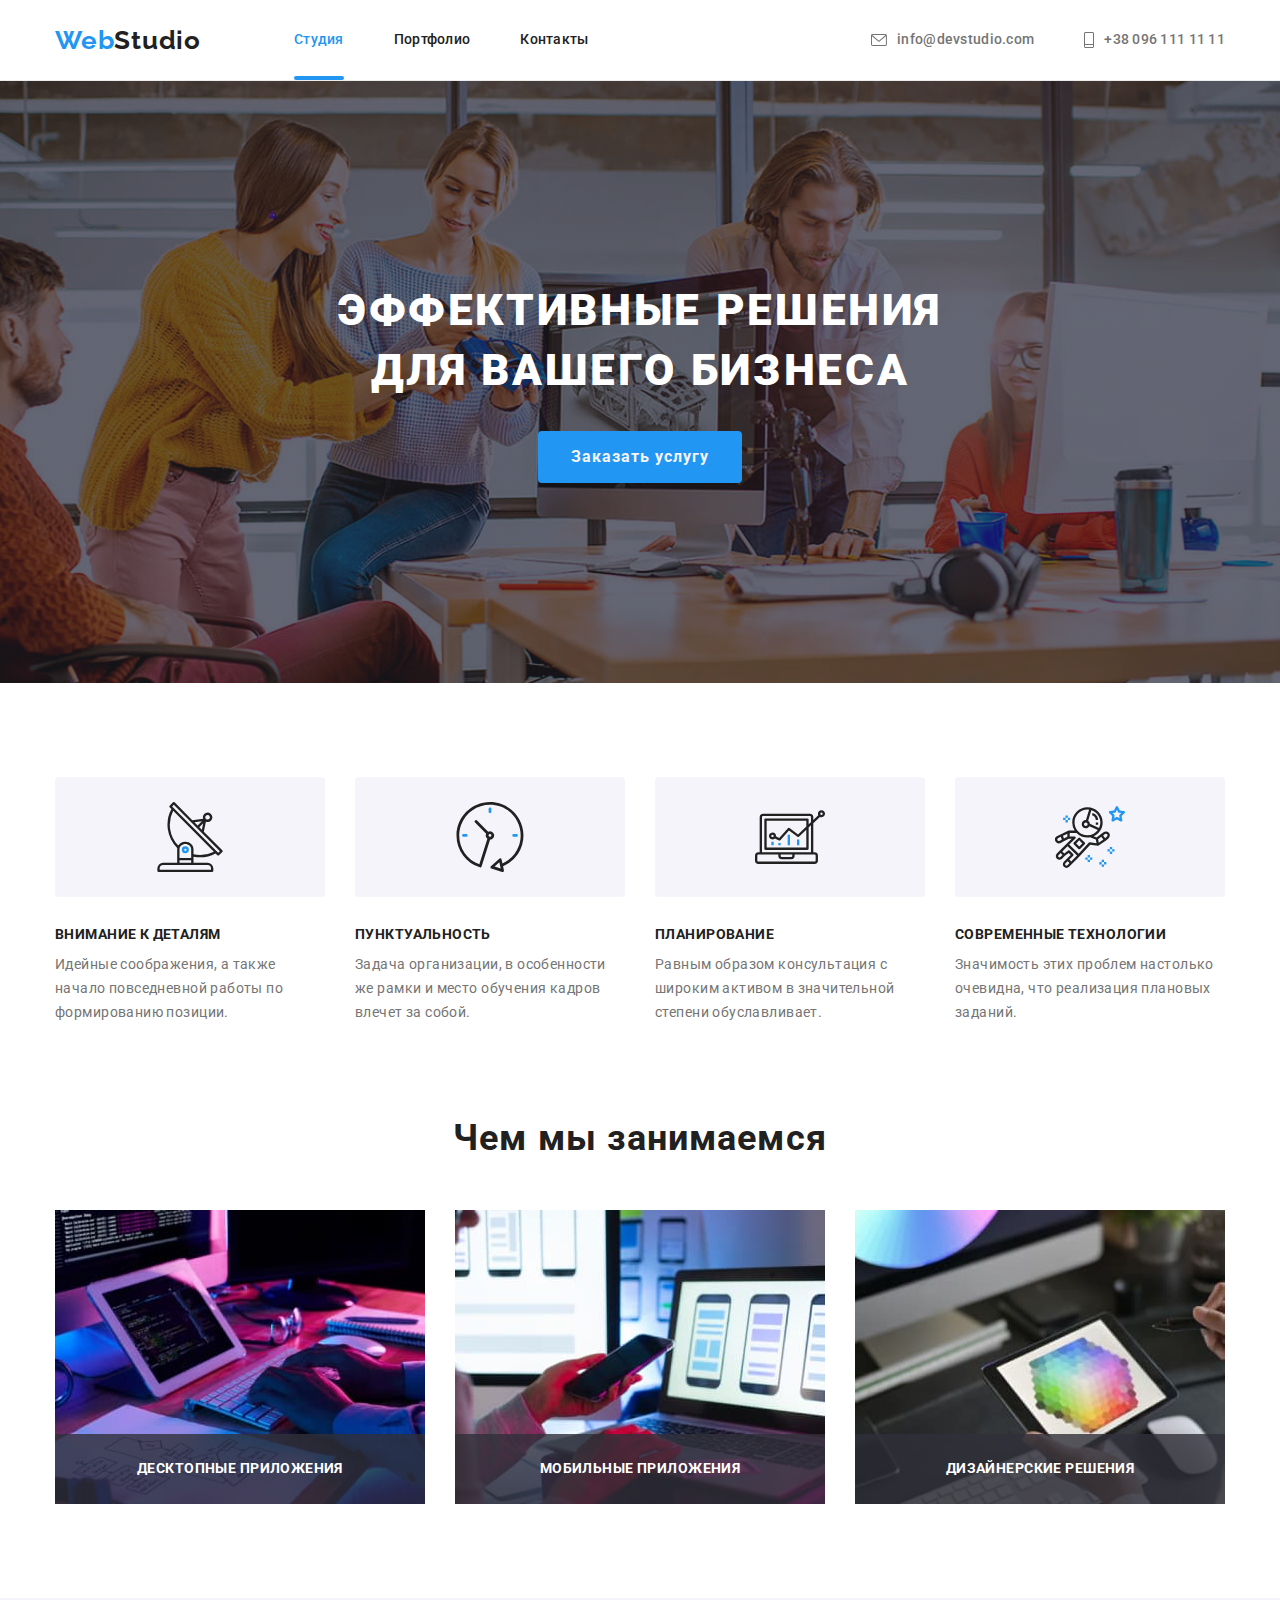
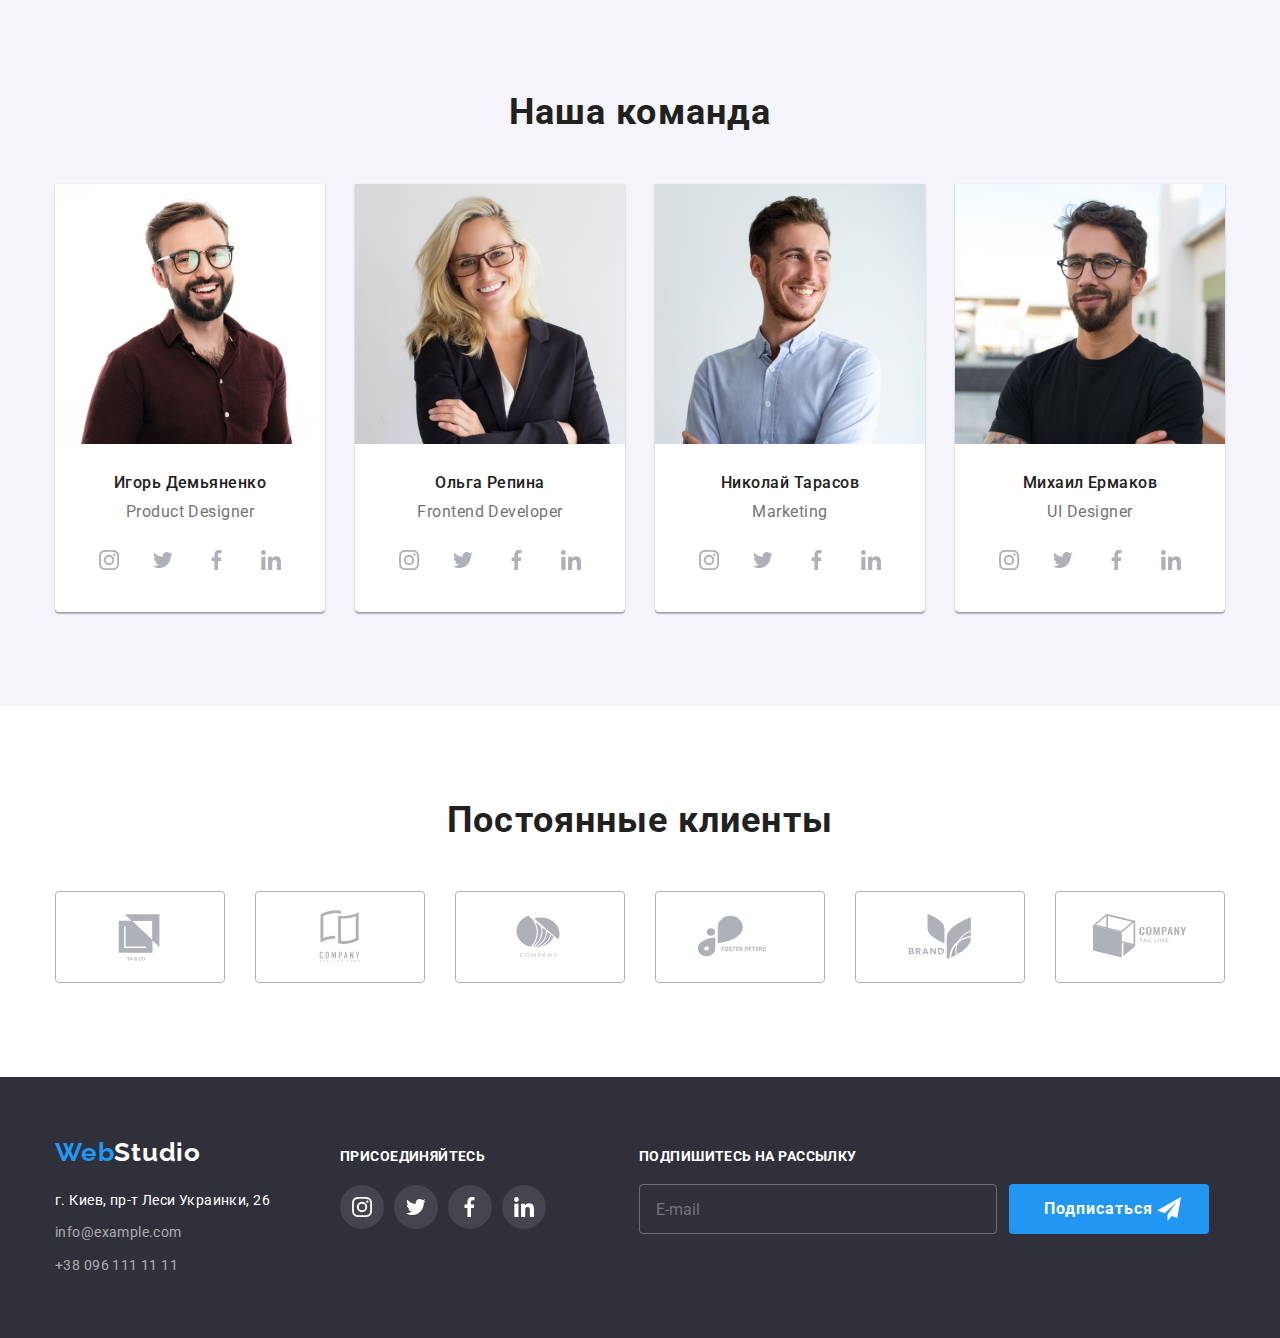
<file: index.html>
<!DOCTYPE html>
<html lang="en">

<head>
    <meta charset="UTF-8">
    <meta http-equiv="X-UA-Compatible" content="IE=edge">
    <meta name="viewport" content="width=device-width, initial-scale=1.0">
    <title>Document</title>
<link rel="preconnect" href="https://fonts.googleapis.com">
<link rel="preconnect" href="https://fonts.gstatic.com" crossorigin>
<link href="https://fonts.googleapis.com/css2?family=Raleway:wght@700&family=Roboto:wght@400;500;700;900&display=swap"
    rel="stylesheet">
        <link rel="stylesheet" href="https://cdnjs.cloudflare.com/ajax/libs/modern-normalize/1.1.0/modern-normalize.min.css">
    <link rel="stylesheet" href="./css/styles.css">
   
</head>

<body>

<!-- Шапка -->

    <header class="header nopadding">
        <div class="container header-inner">
            <nav class="main-nav">
                <a href="" class="logo"><span class="logo-web">Web</span><span class="logo-studio">Studio</span></a>
                <ul class="site-nav list">
                    <li class="item"><a href="./index.html" class="link current item-current">Студия</a></li>
                    <li class="item"><a href="./portfolio.html" class="link">Портфолио</a></li>
                    <li class="item"><a href="" class="link">Контакты</a></li>
                </ul>
            </nav>
            <ul class="cont-nav list">
                <li class="item email"><a href="info@devstudio.com" class="link">
                    <svg class="item-icon envelope">
                        <use href="images/symbol-defs.svg#icon-envelope"></use>
                    </svg>
                    info@devstudio.com</a>
                </li>
    
                <li class="item"><a href="380961111111" class="link">
                    <svg class="item-icon tel">
                        <use href="images/symbol-defs.svg#icon-Tel"></use>
                    </svg>
                    +38 096 111 11 11</a></li>
            </ul>
        </div>
    </header>
    <main>
        <!-- Герой -->
        <section class="hero">
            <div class="container">
            <h1 class="hero-title">Эффективные решения <br>для вашего бизнеса</h1>            
            <button class="button" data-modal-open>Заказать услугу</button>
            </div>
        </section>
          
          <!-- Примеры работ -->
        
            <section class="section-padding">
                <div class="container">
                <ul class="section-one">
                    <li class="section-li vector">
                        <div class="background-context">
                            <svg class="background-image">
                                <use href="images/symbol-defs.svg#icon-Vector"></use>
                            </svg>
                        </div>
                        <h3 class="section-title">Внимание к деталям</h3>
                        <p class="p">
                            Идейные соображения, а также начало повседневной работы по формированию позиции.
                        </p>
                    
                    </li>
                    <li class="section-li clock">
                        <div class="background-context">
                            <svg class="background-image">
                                <use href="images/symbol-defs.svg#icon-Clock"></use>
                            </svg>
                        </div>
                        <h3 class="section-title">Пунктуальность</h3>
                        <p class="p">
                            Задача организации, в особенности же рамки и место обучения кадров влечет за собой.
                        </p>
                    </li>
                    <li class="section-li tv">
                        <div class="background-context">
                            <svg class="background-image">
                                <use href="images/symbol-defs.svg#icon-tv"></use>
                            </svg>
                        </div>
                        <h3 class="section-title">Планирование</h3>
                        <p class="p">Равным образом консультация с широким активом в значительной степени обуславливает.
                        </p>
                    
                    </li>
                    <li class="section-li astronaut">
                        <div class="background-context">
                            <svg class="background-image">
                                <use href="images/symbol-defs.svg#icon-astronaut"></use>
                            </svg>
                        </div>
                        <h3 class="section-title">Современные технологии</h3>
                        <p class="p">
                            Значимость этих проблем настолько очевидна, что реализация плановых заданий.
                        </p>
                    </li>
                </ul>
            </div>
            </section>
        <!-- Вторая секция -->
        
        <section class="section-works">
            <div class="container">
            <h2 class="section-title-two">Чем мы занимаемся</h2>
            <ul class="images">
                <li class="item images">
                    <img src="./images/img-one.jpg" alt="example" width="370">
                 <div class="position">
                     <p class="position-title">Десктопные приложения</p>
                 </div>
                </li>
                <li class="item images">
                    <img src="./images/img-two.jpg" alt="example" width="370">
                    <div class="position">
                     <p class="position-title">Мобильные приложения</p>
                 </div>
                </li>

                <li class="item images">
                    <img src="./images/img-three.jpg" alt="example" width="370">
                    <div class="position">
                     <p class="position-title">Дизайнерские решения</p>
                 </div>
                </li>
            </ul>
             </div>
        </section>
       
        <!-- Третья секция -->
       
        <section class="section-color">
            <div class="container">
          <h2 class="section-title-second">Наша команда</h2>
            <ul class="two">
                <li class="bgc">
                    <img src="./images/img-01.jpg" alt="example" width="270" class="images-one">
                   <div class="div">
                        <h3 class="section-title-three">Игорь Демьяненко</h3>
                        <p class="paragraph">Product Designer</p>
                        <ul class="social-links">
                     <li>
                            <a href="https://www.instagram.com" class="link icon-images" aria-label="Instagram">
                                <svg class="link-icon" width="20" height="20">
                                    <use href="./images/symbol-defs.svg#icon-instagram"></use>
                                </svg>
                            </a>
                        </li>
                        <li>
                            <a href="https://twitter.com/?lang=ru" class="link icon-images" aria-label="Twitter">
                                <svg class="link-icon" width="20" height="20">
                                    <use href="./images/symbol-defs.svg#icon-Twitter"></use>
                                </svg>
                            </a>
                        </li>
                        <li>
                            <a href="https://www.facebook.com" class="link icon-images" aria-label="Facebook">
                                <svg class="link-icon" width="20" height="20">
                                    <use href="./images/symbol-defs.svg#icon-Facebook"></use>
                                </svg>
                            </a>
                        </li>
                        <li>
                            <a href="https://www.instagram.com" class="link icon-images" aria-label="Linkedin">
                                <svg class="link-icon" width="20" height="20">
                                    <use href="./images/symbol-defs.svg#icon-linkedin"></use>
                                </svg>
                            </a>
                        </li>
                    </ul>
                    </div>
                   
                 
                <li class="bgc">
                   <img src="./images/img-02.jpg" alt="example" width="270" class="images-two">
                    <div class="div">
                        <h3 class="section-title-three">Ольга Репина</h3>
                        <p class="paragraph">Frontend Developer</p>
                        <ul class="social-links">
                        <li>
                            <a href="https://www.instagram.com" class="link icon-images" aria-label="Instagram">
                                <svg class="link-icon" width="20" height="20">
                                    <use href="./images/symbol-defs.svg#icon-instagram"></use>
                                </svg>
                            </a>
                        </li>
                        <li>
                            <a href="https://twitter.com/?lang=ru" class="link icon-images" aria-label="Twitter">
                                <svg class="link-icon" width="20" height="20">
                                    <use href="./images/symbol-defs.svg#icon-Twitter"></use>
                                </svg>
                            </a>
                        </li>
                        <li>
                            <a href="https://www.facebook.com" class="link icon-images" aria-label="Facebook">
                                <svg class="link-icon" width="20" height="20">
                                    <use href="./images/symbol-defs.svg#icon-Facebook"></use>
                                </svg>
                            </a>
                        </li>
                        <li>
                            <a href="https://www.instagram.com" class="link icon-images" aria-label="Linkedin">
                                <svg class="link-icon" width="20" height="20">
                                    <use href="./images/symbol-defs.svg#icon-linkedin"></use>
                                </svg>
                            </a>
                        </li>
                    </ul>
                    </div>
                    
                    
                </li>
                    <li class="bgc">
                       <img src="./images/img-03.jpg" alt="example" width="270" class="images-three">
                       <div class="div">
                            <h3 class="section-title-three">Николай Тарасов</h3>
                            <p class="paragraph">Marketing</p>
                            <ul class="social-links">
                        <li>
                            <a href="https://www.instagram.com" class="link icon-images" aria-label="Instagram">
                                <svg class="link-icon" width="20" height="20">
                                    <use href="./images/symbol-defs.svg#icon-instagram"></use>
                                </svg>
                            </a>
                        </li>
                        <li>
                            <a href="https://twitter.com/?lang=ru" class="link icon-images" aria-label="Twitter">
                                <svg class="link-icon" width="20" height="20">
                                    <use href="./images/symbol-defs.svg#icon-Twitter"></use>
                                </svg>
                            </a>
                        </li>
                        <li>
                            <a href="https://www.facebook.com" class="link icon-images" aria-label="Facebook">
                                <svg class="link-icon" width="20" height="20">
                                    <use href="./images/symbol-defs.svg#icon-Facebook"></use>
                                </svg>
                            </a>
                        </li>
                        <li>
                            <a href="https://www.instagram.com" class="link icon-images" aria-label="Linkedin">
                                <svg class="link-icon" width="20" height="20">
                                    <use href="./images/symbol-defs.svg#icon-linkedin"></use>
                                </svg>
                            </a>
                        </li>
                    </ul>
                    </div>

                    <li class="bgc">
                        <img src="./images/img-04.jpg" alt="example" width="270" class="images-four">
                       <div class="div">
                            <h3 class="section-title-three">Михаил Ермаков</h3>
                            <p class="paragraph">UI Designer</p>
                            <ul class="social-links">
                        <li>
                            <a href="https://www.instagram.com" class="link icon-images" aria-label="Instagram">
                                <svg class="link-icon" width="20" height="20">
                                    <use href="./images/symbol-defs.svg#icon-instagram"></use>
                                </svg>
                            </a>
                        </li>
                        <li>
                            <a href="https://twitter.com/?lang=ru" class="link icon-images" aria-label="Twitter">
                                <svg class="link-icon" width="20" height="20">
                                    <use href="./images/symbol-defs.svg#icon-Twitter"></use>
                                </svg>
                            </a>
                        </li>
                        <li>
                            <a href="https://www.facebook.com" class="link icon-images" aria-label="Facebook">
                                <svg class="link-icon" width="20" height="20">
                                    <use href="./images/symbol-defs.svg#icon-Facebook"></use>
                                </svg>
                            </a>
                        </li>
                        <li>
                            <a href="https://www.instagram.com" class="link icon-images" aria-label="Linkedin">
                                <svg class="link-icon" width="20" height="20">
                                    <use href="./images/symbol-defs.svg#icon-linkedin"></use>
                                </svg>
                            </a>
                        </li>
                    </ul>
                    </div>
                    </ul>
                    </div>
                    
                </section>

                <section class="padding-clients">
                    <div class="container permanent-clients">
                        <h2 class="section-title-second">Постоянные клиенты</h2>
                        <ul class="clients">
                            <li class="clients-image">
                                <a href="" class="clients-link">
                                    <svg class="clients-logo" width="106" height="60">
                                        <use href="images/symbol-defs.svg#icon-Logo" ></use>
                                    </svg>
                                </a>
                            </li>
                            <li class="clients-image">
                                <a href="" class="clients-link">
                                    <svg class="clients-logo" width="106" height="60">
                                        <use href="images/symbol-defs.svg#icon-Logo-two"></use>
                                    </svg>
                                </a>
                            </li>
                            <li class="clients-image">
                                <a href="" class="clients-link">
                                    <svg class="clients-logo" width="106" height="60">
                                        <use href="images/symbol-defs.svg#icon-Logo-three"></use>
                                    </svg>
                                </a>
                            </li>
                            <li class="clients-image">
                                <a href="" class="clients-link">
                                    <svg class="clients-logo" width="106" height="60">
                                        <use href="images/symbol-defs.svg#icon-Logo-four"></use>
                                    </svg>
                                </a>
                            </li>
                            <li class="clients-image">
                                <a href="" class="clients-link">
                                    <svg class="clients-logo" width="106" height="60">
                                        <use href="images/symbol-defs.svg#icon-Logo-five"></use>
                                    </svg>
                                </a>
                            </li>
                            <li class="clients-image">
                                <a href="" class="clients-link">
                                    <svg class="clients-logo" width="106" height="60">
                                        <use href="images/symbol-defs.svg#icon-Logo-six"></use>
                                    </svg>
                                </a>
                            </li>  
                        </ul>
                    </div>
                </section>
    </main>

   
    <footer class="footer">
        <div class="container footer-distance">
        <div>
        <a href="" class="logo"><span class="logo-web">Web</span><span class="logo-studio-two">Studio</span></a>
         
<address class="add">
    <p class="direction">г. Киев, пр-т Леси Украинки, 26</p>
    <ul class="adress-nav">
        <li class="margin"><a href="info@example.com" class="adress-link margin">info@example.com</a></li>
        <li><a href="+380961111111" class="adress-link" >+38 096 111 11 11</a></li>
    </ul>
</address>
</div>

<div class="footer-links">
    <h2 class="join">Присоединяйтесь</h2>
    <ul class="social-links footer-icon">
                        <li>
                            <a href="https://www.instagram.com" class="link footer-bgc" aria-label="Instagram">
                                <svg class="link-icon-footer" width="20" height="20">
                                    <use href="./images/symbol-defs.svg#icon-instagram"></use>
                                </svg>
                            </a>
                        </li>
                        <li>
                            <a href="https://twitter.com/?lang=ru" class="link footer-bgc" aria-label="Twitter">
                                <svg class="link-icon-footer" width="20" height="20">
                                    <use href="./images/symbol-defs.svg#icon-Twitter"></use>
                                </svg>
                            </a>
                        </li>
                        <li>
                            <a href="https://www.facebook.com" class="link footer-bgc" aria-label="Facebook">
                                <svg class="link-icon-footer" width="20" height="20">
                                    <use href="./images/symbol-defs.svg#icon-Facebook"></use>
                                </svg>
                            </a>
                        </li>
                        <li>
                            <a href="https://www.instagram.com" class="link footer-bgc" aria-label="Linkedin">
                                <svg class="link-icon-footer" width="20" height="20">
                                    <use href="./images/symbol-defs.svg#icon-linkedin"></use>
                                </svg>
                            </a>
                        </li>
                    </ul>
                 </div>
                 
                 <div class="form-container">
                 <p class="footer-follow">Подпишитесь на рассылку</p> 
                 <form class="form">
                   <input type="email" class="footer-border" name="mail" placeholder="E-mail">
               <button type="submit" class="button-follow">
                   <span class="button-text">Подписаться</span>
               <svg class="svg-footer" width="24" height="24">
                            <use href="./images/symbol-defs-two.svg#icon-icon-send"></use>
                </svg>
                </button>
               </form>
               </div>
               </div>
    </footer>
    
    
    <div class="backdrop is-hidden" data-modal>
                    <div class="modal">
                        <form class="modal-form">
                    <h2 class="modal-hero">Оставьте свои данные, мы вам перезвоним</h2>

                    <label class="form-field">
                        <span class="name">Имя</span>
                        <input type="text" class="form-input" name="name">
                        <svg class="svg-modal" width="12" height="12">
                            <use href="./images/symbol-defs-two.svg#icon-Vector"></use>
                        </svg>
                    </label>

                    <label class="form-field">
                        <span class="name">Телефон</span>
                        <input type="text" class="form-input" name="tel">
                        <svg class="svg-modal" width="13" height="13">
                            <use href="./images/symbol-defs-two.svg#icon-Vector-2"></use>
                        </svg>
                    </label>

                    <label class="form-field">
                        <span class="name">Почта</span>
                        <input type="email" class="form-input" name="mail">
                        <svg class="svg-modal" width="15" height="12">
                            <use href="./images/symbol-defs-two.svg#icon-Vector-3"></use>
                        </svg>
                    </label>

                    <label class="form-field name" for="comment">Комментарий</label>
                    <textarea class="comment" name="comment" id="comment" placeholder="Введите текст"></textarea>
                     
                    
                    <div class="checkbox-input">
                    <label class="terms">
                    <input type="checkbox" class="checkbox-hidden">
                    <span class="custom-checkbox"></span>
                    Соглашаюсь с рассылкой и принимаю<a href="" class="terms-link">Условия договора</a>
                    </label>
                    </div>
                    
                    <button type="submit" class="button-follow btn">Отправить</button>
                    </form>

                        <button class="close" data-modal-close>
                            <svg class="close-icon" width="11" height="11">
                                <use href="./images/symbol-defs8.svg#icon-X"></use>
                            </svg>
                        </button>
                    </div>
                    
            
                </div>
                
                
                <script src="./js/modal.js"></script>

</body>

</html>
</file>
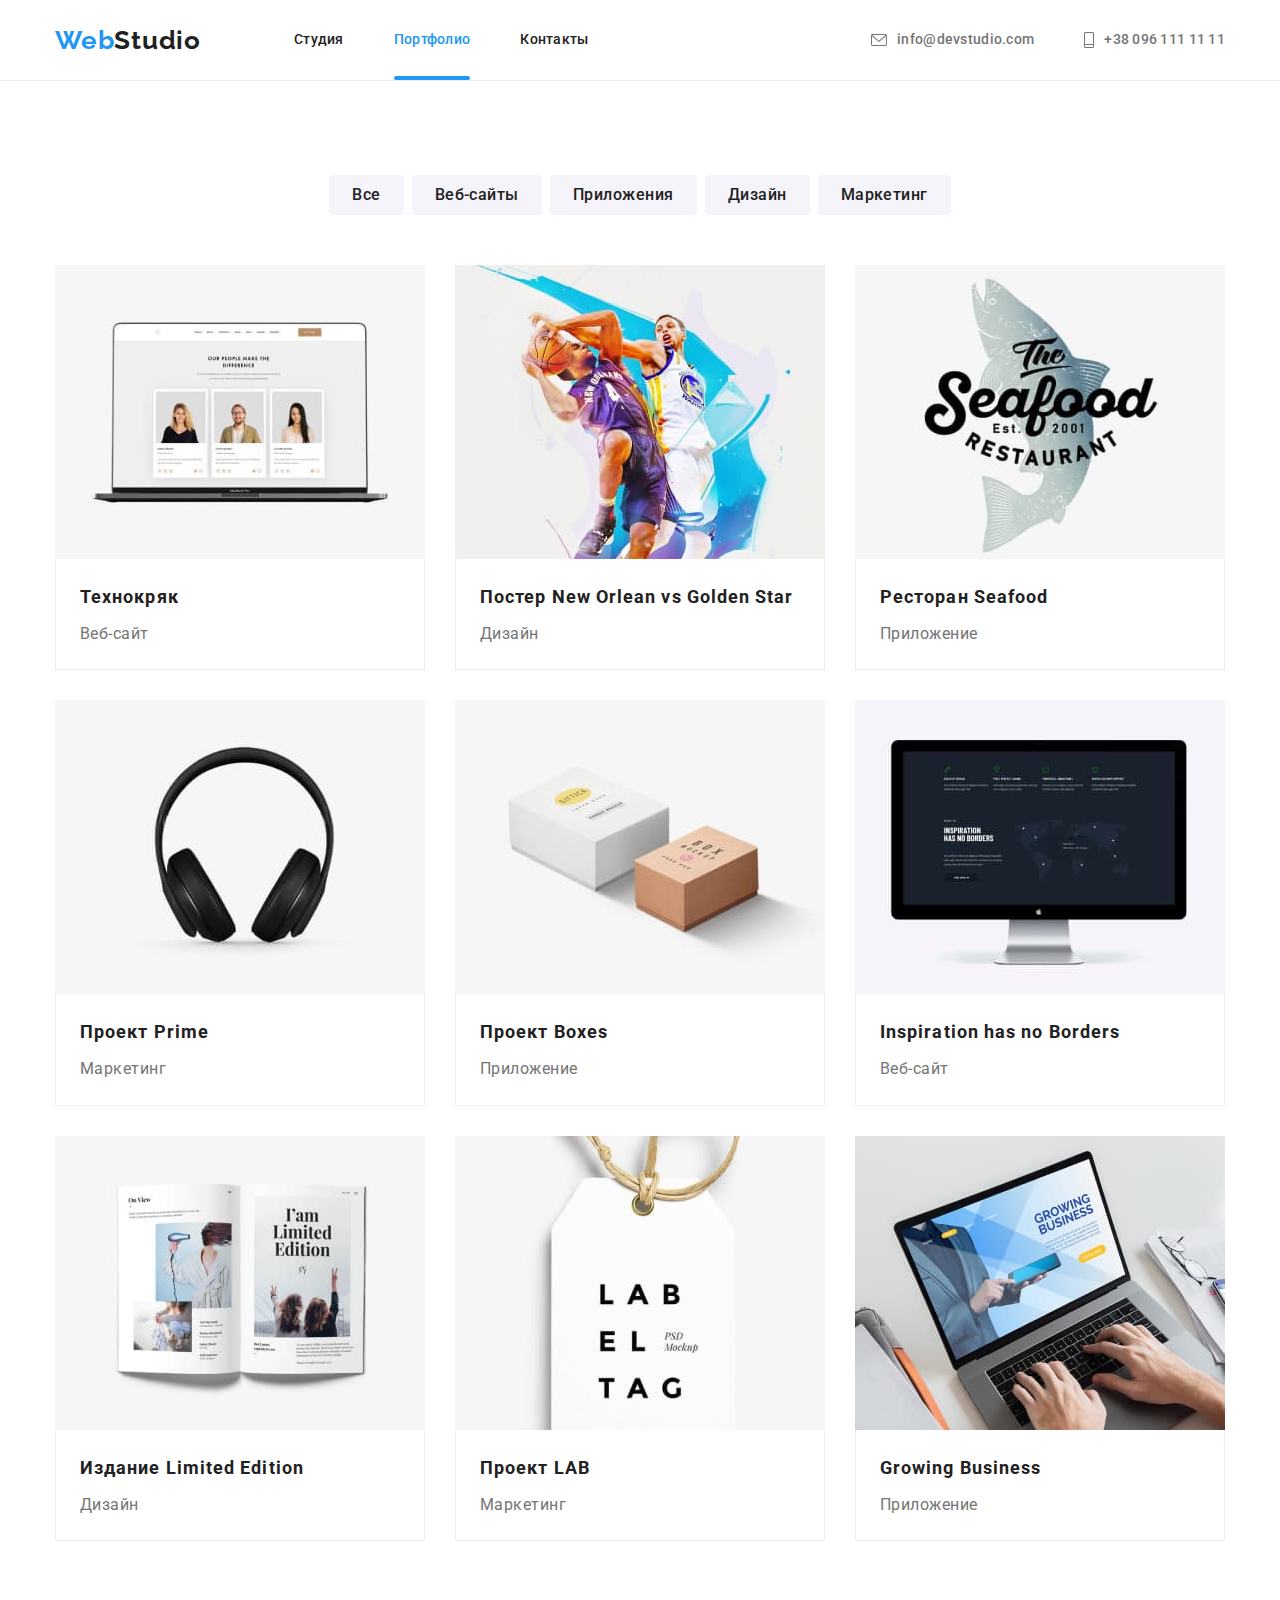
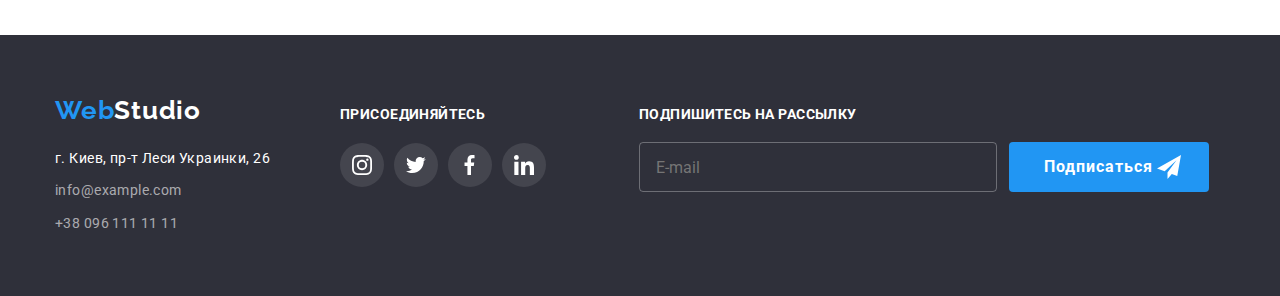
<file: portfolio.html>
<!DOCTYPE html>
<html lang="en">
<head>
    <meta charset="UTF-8">
    <meta http-equiv="X-UA-Compatible" content="IE=edge">
    <meta name="viewport" content="width=device-width, initial-scale=1.0">
    <title>Document</title>
<link rel="preconnect" href="https://fonts.googleapis.com">
<link rel="preconnect" href="https://fonts.gstatic.com" crossorigin>
<link href="https://fonts.googleapis.com/css2?family=Raleway:wght@700&family=Roboto:wght@400;500;700;900&display=swap"
    rel="stylesheet">
        <link rel="stylesheet" href="https://cdnjs.cloudflare.com/ajax/libs/modern-normalize/1.1.0/modern-normalize.min.css">
    <link rel="stylesheet" href="./css/styles.css">
   
</head> 


<body>
   
<header class="header nopadding">
    <div class="container header-inner">
        <nav class="main-nav">
            <a href="" class="logo"><span class="logo-web">Web</span><span class="logo-studio">Studio</span></a>
            <ul class="site-nav list">
                <li class="item"><a href="./index.html" class="link">Студия</a></li>
                <li class="item"><a href="./portfolio.html" class="link current item-current">Портфолио</a></li>
                <li class="item"><a href="" class="link">Контакты</a></li>
            </ul>
        </nav>
        <ul class="cont-nav list">
            <li class="item"><a href="info@devstudio.com" class="link">
                    <svg class="item-icon envelope">
                        <use href="images/symbol-defs.svg#icon-envelope"></use>
                    </svg>
                    info@devstudio.com</a></li>

            <li class="item"><a href="380961111111" class="link">
                    <svg class="item-icon tel">
                        <use href="images/symbol-defs.svg#icon-Tel"></use>
                    </svg>
                    +38 096 111 11 11</a></li>
        </ul>
    </div>
</header>
    <main>
        <section class="padding">
            <div class="container">
            <ul class="portfolio">
                <li class="item-two"><button class="button-two">Все</button></li>
                <li class="item-two"><button class="button-two">Веб-сайты</button></li>
                <li class="item-two"><button class="button-two">Приложения</button></li>
                <li class="item-two"><button class="button-two">Дизайн</button></li>
                <li class="item-two"><button class="button-two">Маркетинг</button></li>
            </ul>
            
                <ul class="portfolio-flex">
                    <li class="flex-element">
                        <a href="" class="cards-shadow">
                            <div class="discription-position">
                                <img src="./images-2/img-1.jpg" alt="example" width="370" class="img">
                            <div class="discription">
                                <p class="cards-discription">Технокряк это современная площадка распространения коронавируса. 
                                    Компании используют эту платформу для цифрового шпионажа и атак на защищённые сервера конкурентов.
                                </p>
                            </div>
                            </div>
                            <div class="div-portfolio">
                                <h2 class="head-two">Технокряк</h2>
                                <p class="paragraph-two">Веб-сайт</p>
                                </div>
                        </a>
                        </li>
                
                    <li class="flex-element">
                        <a href=""class="cards-shadow">
                            <div class="discription-position">
                            <img src="./images-2/img-2.jpg" alt="example" width="370" class="img">
                            <div class="discription">
                                <p class="cards-discription">Технокряк это современная площадка распространения коронавируса. 
                                    Компании используют эту платформу для цифрового шпионажа и атак на защищённые сервера конкурентов.
                                </p>
                            </div>
                            </div>
                            <div class="div-portfolio">
                                <h2 class="head-two">Постер New Orlean vs Golden Star</h2>
                                <p class="paragraph-two">Дизайн</p>
                                </div>
                        </a>
                    </li>
                
                    <li class="flex-element">
                        <a href=""class="cards-shadow">
                            <div class="discription-position">
                            <img src="./images-2/img-3.jpg" alt="example" width="370" class="img">
                            <div class="discription">
                                <p class="cards-discription">Технокряк это современная площадка распространения коронавируса. 
                                    Компании используют эту платформу для цифрового шпионажа и атак на защищённые сервера конкурентов.
                                </p>
                            </div>
                            </div>
                            <div class="div-portfolio">
                                <h2 class="head-two">Ресторан Seafood</h2>
                                <p class="paragraph-two">Приложение</p>
                                </div>
                        </a>
                    </li>
                
                    <li class="flex-element">
                        <a href=""class="cards-shadow">
                            <div class="discription-position">
                            <img src="./images-2/img-4.jpg" alt="example" width="370" class="img">
                            <div class="discription">
                                <p class="cards-discription">Технокряк это современная площадка распространения коронавируса. 
                                    Компании используют эту платформу для цифрового шпионажа и атак на защищённые сервера конкурентов.
                                </p>
                            </div>
                            </div>
                            <div class="div-portfolio">
                                <h2 class="head-two">Проект Prime</h2>
                                <p class="paragraph-two">Маркетинг</p>
                                </div>
                        </a>
                    </li>
                
                    <li class="flex-element">
                        <a href=""class="cards-shadow">
                            <div class="discription-position">
                            <img src="./images-2/img-5.jpg" alt="example" width="370" class="img">
                            <div class="discription">
                                <p class="cards-discription">Технокряк это современная площадка распространения коронавируса. 
                                    Компании используют эту платформу для цифрового шпионажа и атак на защищённые сервера конкурентов.
                                </p>
                            </div>
                            </div>
                            <div class="div-portfolio">
                                <h2 class="head-two">Проект Boxes</h2>
                                <p class="paragraph-two">Приложение</p>
                                </div>
                        </a>
                    </li>
                
                    <li class="flex-element">
                        <a href=""class="cards-shadow">
                            <div class="discription-position">
                            <img src="./images-2/img-6.jpg" alt="example" width="370" class="img">
                            <div class="discription">
                                <p class="cards-discription">Технокряк это современная площадка распространения коронавируса. 
                                    Компании используют эту платформу для цифрового шпионажа и атак на защищённые сервера конкурентов.
                                </p>
                            </div>
                            </div>
                            <div class="div-portfolio">
                                <h2 class="head-two">Inspiration has no Borders</h2>
                                <p class="paragraph-two">Веб-сайт</p>
                                </div>
                        </a>
                    </li>
                
                    <li class="flex-element">
                        <a href=""class="cards-shadow">
                            <div class="discription-position">
                            <img src="./images-2/img-7.jpg" alt="example" width="370" class="img">
                            <div class="discription">
                                <p class="cards-discription">Технокряк это современная площадка распространения коронавируса. 
                                    Компании используют эту платформу для цифрового шпионажа и атак на защищённые сервера конкурентов.
                                </p>
                            </div>
                            </div>
                            <div class="div-portfolio">
                                <h2 class="head-two">Издание Limited Edition</h2>
                                <p class="paragraph-two">Дизайн</p>
                                </div>
                        </a>
                    </li>
                
                    <li class="flex-element">
                        <a href=""class="cards-shadow">
                            <div class="discription-position">
                            <img src="./images-2/img-8.jpg" alt="example" width="370" class="img">
                            <div class="discription">
                                <p class="cards-discription">Технокряк это современная площадка распространения коронавируса. 
                                    Компании используют эту платформу для цифрового шпионажа и атак на защищённые сервера конкурентов.
                                </p>
                            </div>
                            </div>
                            <div class="div-portfolio">
                                <h2 class="head-two">Проект LAB</h2>
                                <p class="paragraph-two">Маркетинг</p>
                                </div>
                        </a>
                    </li>
                
                    <li class="flex-element">
                        <a href=""class="cards-shadow">
                            <div class="discription-position">
                            <img src="./images-2/img-9.jpg" alt="example" width="370" class="img">
                            <div class="discription">
                                <p class="cards-discription">Технокряк это современная площадка распространения коронавируса. 
                                    Компании используют эту платформу для цифрового шпионажа и атак на защищённые сервера конкурентов.
                                </p>
                            </div>
                            </div>
                            <div class="div-portfolio">
                                <h2 class="head-two">Growing Business</h2>
                                <p class="paragraph-two">Приложение</p>
                                </div>
                        </a>
                 </li>
                </ul>
            
        </section>


    </main>
    
    <footer class="footer">
        <div class="container footer-distance">
        <div>
        <a href="" class="logo"><span class="logo-web">Web</span><span class="logo-studio-two">Studio</span></a>
         
<address class="add">
    <p class="direction">г. Киев, пр-т Леси Украинки, 26</p>
    <ul class="adress-nav">
        <li class="margin"><a href="info@example.com" class="adress-link margin">info@example.com</a></li>
        <li><a href="+380961111111" class="adress-link" >+38 096 111 11 11</a></li>
    </ul>
</address>
</div>

<div class="footer-links">
    <h2 class="join">Присоединяйтесь</h2>
    <ul class="social-links footer-icon">
                        <li>
                            <a href="https://www.instagram.com" class="link footer-bgc" aria-label="Instagram">
                                <svg class="link-icon-footer" width="20" height="20">
                                    <use href="./images/symbol-defs.svg#icon-instagram"></use>
                                </svg>
                            </a>
                        </li>
                        <li>
                            <a href="https://twitter.com/?lang=ru" class="link footer-bgc" aria-label="Twitter">
                                <svg class="link-icon-footer" width="20" height="20">
                                    <use href="./images/symbol-defs.svg#icon-Twitter"></use>
                                </svg>
                            </a>
                        </li>
                        <li>
                            <a href="https://www.facebook.com" class="link footer-bgc" aria-label="Facebook">
                                <svg class="link-icon-footer" width="20" height="20">
                                    <use href="./images/symbol-defs.svg#icon-Facebook"></use>
                                </svg>
                            </a>
                        </li>
                        <li>
                            <a href="https://www.instagram.com" class="link footer-bgc" aria-label="Linkedin">
                                <svg class="link-icon-footer" width="20" height="20">
                                    <use href="./images/symbol-defs.svg#icon-linkedin"></use>
                                </svg>
                            </a>
                        </li>
                    </ul>
                 </div>

                 <div class="form-container">
                 <span class="footer-follow">Подпишитесь на рассылку</span>
                 <form class="form">
                   <input type="email" class="footer-border" name="mail" placeholder="E-mail">
               <button type="submit" class="button-follow">
                   <span class="button-text">Подписаться</span>
               <svg class="svg-footer" width="24" height="24">
                            <use href="./images/symbol-defs-two.svg#icon-icon-send"></use>
                </svg>
                </button>
               </form>
               </div>
               </div>
    </footer>

    
</body>
</html>
</file>
<file: css/styles.css>
body {
  background-color: #ffffff;
  color: #757575;
  font-family: Roboto, sans-serif;
}
ul {
  list-style: none;
}
a {
  text-decoration: none;
}

:root {
  --primary-text-color: #212121;
  --title-text-color: #757575;
  --accent-text-color: #2196f3;
}

.header {
  background-color: #ffffff;
  border-bottom: 1px solid #ececec;
}

.header-inner {
  display: flex;
  align-items: center;
  height: 80px;
}

/* Portfolio */

.head-two {
  color: var(--primary-text-color);
  font-weight: bold;
  font-size: 18px;
  line-height: 2;
  letter-spacing: 0.06em;

  margin-top: 0px;
  margin-bottom: 4px;
  margin-left: 0px;
  margin-right: 0px;
}
.paragraph-two {
  color: var(--title-text-color);
  font-weight: normal;
  font-size: 16px;
  line-height: 1.9;
  letter-spacing: 0.03em;

  margin: 0px;
}
.img {
  display: block;
}

.portfolio {
  display: flex;
  padding-left: 0px;
  justify-content: center;
  margin-top: 0px;
  margin-bottom: 50px;
}
.div-portfolio {
  padding: 20px 24px;
  border-bottom: 1px solid #eeeeee;
  border-left: 1px solid #eeeeee;
  border-right: 1px solid #eeeeee;
}

.portfolio-flex {
  display: flex;
  flex-wrap: wrap;
  padding-left: 0px;
  margin-top: 0px;
  margin-bottom: -30px;
  margin-right: -30px;
}

.flex-element {
  margin-right: 30px;
  margin-bottom: 30px;
  width: 370px;
}
.discription-position {
  position: relative;
  overflow: hidden;
}

.discription {
  align-items: center;
  position: absolute;
  background: rgba(33, 150, 243, 0.9);
  top: 0;
  bottom: 0;
  left: 0;
  right: 0;
  opacity: 1;
  transition: transform 250ms cubic-bezier(0.4, 0, 0.2, 1);
  transform: translateY(100%);
}
.cards-shadow{
  display: block;
  transition: box-shadow 250ms cubic-bezier(0.4, 0, 0.2, 1);
}
.cards-shadow:hover,
.cards-shadow:focus {
  box-shadow: 0px 1px 1px rgba(0, 0, 0, 0.12),
  0px 4px 4px rgba(0, 0, 0, 0.06),
  1px 4px 6px rgba(0, 0, 0, 0.16);
  
  
}
.cards-shadow:hover .discription , 
.cards-shadow:focus .discription{
  transform: translateY(0);
}

.item-two + .item-two {
  margin-left: 8px;
}

.cards-discription{
  padding-top:63px;
  padding-bottom: 63px;
  padding-right: 24px;
  padding-left: 24px;
  font-style: normal;
  font-weight: normal;
  font-size: 18px;
  line-height: 1.55;
  letter-spacing: 0.03em;
  margin: 0;

  color: #FFFFFF;
}
/* Main-nav */
.main-nav {
  display: flex;
  align-items: center;
}
/* Logo */
.logo {
  font-family: Raleway, sans-serif;
  font-weight: bold;
  font-size: 26px;
  line-height: 1.19;
  letter-spacing: 0.03em;
}

.logo-web {
  color: #2196f3;
}
.logo-studio {
  color: #212121;
}
.logo-studio-two {
  color: #ffffff;
}

/* Site-nav */
.site-nav {
  display: flex;
  margin-left: 93px;
  margin-top: 0px;
  margin-bottom: 0px;
  padding-left: 0px;
}
.item + .item {
  margin-left: 50px;
}

.site-nav .link {
  position: relative;
  display: block;
  padding-top: 32px;
  padding-bottom: 32px;

  color: var(--primary-text-color);
  font-weight: 500;
  font-size: 14px;
  line-height: 1.14;
  letter-spacing: 0.02em;

  transition: color 250ms cubic-bezier(0.4, 0, 0.2, 1);
}
.site-nav .link:hover,
.site-nav .link:focus {
  color: var(--accent-text-color);
}
.site-nav .link.current {
  color: var(--accent-text-color);
}


.link.item-current::after{
  position: absolute;
  bottom: 0;
  left: 0;
  content: "";
  display: block;
  width: 100%;
  height: 4px;
  background-color: #2196F3;
  border-radius: 2px;
}


/* Adress-nav */
.cont-nav .link {
  display: flex;
  align-items: center;
  padding-top: 34px;
  padding-bottom: 34px;

  color: var(--title-text-color);
  font-weight: 500;
  font-size: 14px;
  line-height: 1.14;
  letter-spacing: 0.02em;

  transition: color 250ms cubic-bezier(0.4, 0, 0.2, 1);
}
.cont-nav .link:hover,
.cont-nav .link:focus {
  color: var(--accent-text-color);
  font-weight: 500;
  font-size: 14px;
  line-height: 1.14;
  letter-spacing: 0.02em;
}
.cont-nav.item + .item {
  margin-left: 50px;
}
.cont-nav {
  display: flex;
  align-items: center;
}
.cont-nav.list {
  align-items: center;
  margin-left: auto;
  padding-left: 0px;
  margin-top: 0px;
  margin-bottom: 0px;
}

.item-icon {
  margin-right: 10px;
}
.item-icon.envelope{
  fill: currentColor;
}
.envelope {
  width: 16px;
  height: 12px;
}
.item-icon.envelope:hover{
  fill: #2196F3;
}
.item-icon.envelope:focus{
  fill: var(--accent-text-color);
}

.item-icon.tel{
  fill: currentColor;
}
.item-icon.tel:hover{
  fill: var(--accent-text-color);
}
.item-icon.tel:focus{
  fill: var(--accent-text-color);
}
.tel {
  width: 10px;
  height: 16px;
}

/* Hero */
.hero-title {
  color: #ffffff;
  font-weight: 900;
  font-size: 44px;
  line-height: 1.36;
  text-align: center;
  letter-spacing: 0.06em;
  text-transform: uppercase;

  margin-top: 0px;
  margin-bottom: 30px;
}

.hero {
 background-color: #2f303a;
 margin-left: auto;
 margin-right: auto;
 max-width: 1600px;
 background-image: linear-gradient(rgba(47, 48, 58, 0.4), rgba(47, 48, 58, 0.4)),
 url(../images/Img-2.svg);
 padding-top: 200px;
 padding-bottom: 200px;
 text-align: center;
 background-position: center;
 background-repeat: no-repeat;
 background-size: cover;
}
.social-links {
  display: flex;
  padding: 0;
  margin: 0;
  justify-content: center;
}


.social-links .link {
  display: flex;
  align-items: center;
  width: 44px;
  height: 44px;
  border-radius: 50%;
  background-repeat: no-repeat;
  background-position: center;
}
.social-links .link.footer-bgc{
   display: flex;
   align-items: center;
   width: 44px;
   height: 44px;
   border-radius: 50%;
   background-repeat: no-repeat;
   background-position: center;
   background-color: rgba(255, 255, 255, 0.1);
}
.link.icon-images{
  display: flex;
  justify-content: space-around;
  transition: background-color 250ms cubic-bezier(0.4, 0, 0.2, 1);
}

.link-icon{
  transition: fill 250ms cubic-bezier(0.4, 0, 0.2, 1);
  fill: #AFB1B8;
}

.link.footer-bgc{
  display: flex;
  justify-content: space-around;
  transition: background-color 250ms cubic-bezier(0.4, 0, 0.2, 1);
}

.link-icon-footer{
  fill: #ffffff;
}

.link:hover .link-icon{
  fill: #ffffff;
}
.social-links .link:hover{
  background-color: var(--accent-text-color);
}

.social-links > li {
  margin-right: 10px;
}
.social-links > li:last-child {
  margin-right: 0px;
}




/* Примеры работ */
.background-image {
  display: flex;
  width: 70px;
  height: 70px;
}
.background-context {
  display: flex;
  margin-bottom: 30px;
  width: 270px;
  height: 120px;
  background-color: #f5f4fa;
  border-radius: 4px;
  justify-content: center;
  align-items: center;
}
/* Section */
.bgc {
  background-color: #ffffff;
  border-radius: 0px 0px 4px 4px;
  box-shadow: 0px 1px 3px rgba(0, 0, 0, 0.12), 0px 1px 1px rgba(0, 0, 0, 0.14),
    0px 2px 1px rgba(0, 0, 0, 0.2);
  width: 270px;
}
.bgc + .bgc {
  margin-left: 30px;
}
.section-li {
  margin-right: 30px;
}
.section-li:nth-child(4n) {
  margin-right: 0px;
}

.section-one {
  display: flex;
  padding-left: 0px;
  padding-top: 0px;
  margin-top: 0px;
  margin-bottom: 0px;
}
.section-padding {
  padding-top: 94px;
}

.section-title {
  color: var(--primary-text-color);

  margin-bottom: 10px;
  margin-top: 30px;
  font-weight: bold;
  font-size: 14px;
  line-height: 1.14;
  letter-spacing: 0.03em;
  text-transform: uppercase;
}
.section-color {
  background-color: #f5f4fa;
  padding-bottom: 94px;
  margin-top: 0px;
  padding-top: 94px;
}
/* Section-two */
.images {
  display: flex;
  padding-left: 0px;
  margin-top: 0px;
  margin-bottom: 0px;
  position: relative;
}
.position{
  background: rgba(47, 48, 58, 0.8);
  bottom: 0;
  right: 0;
  left: 0;
  position: absolute;
}
.position-title{
  margin: 0;
  padding-top: 27px;
  padding-bottom: 27px;

  font-style: normal;
  font-weight: bold;
  font-size: 14px;
  line-height: 1.14;
  text-align: center;
  letter-spacing: 0.03em;
  text-transform: uppercase;

  color: #FFFFFF;
}

  

.item.images + .item.images {
  margin-left: 30px;
}
/* Images */
.images-one {
  display: block;
  margin-left: 0px;
  margin-right: 30px;
  margin-bottom: 0px;
}
.images-two {
  display: block;
  margin-left: 0px;
  margin-right: 30px;
  margin-bottom: 0px;
}
.images-three {
  display: block;
  margin-left: 0px;
  margin-right: 30px;
  margin-bottom: 0px;
}
.images-four {
  display: block;
  margin-left: 0px;
  margin-right: 0px;
  margin-bottom: 0px;
}
.div {
  padding-top: 30px;
  padding-bottom: 30px;
}
/* Section-title-two */
.section-title-two {
  color: var(--primary-text-color);
  font-weight: bold;
  font-size: 36px;
  line-height: 1.16;
  text-align: center;
  letter-spacing: 0.03em;
  margin-top: 0px;
  margin-bottom: 50px;
}
.section-works {
  padding-top: 94px;
  padding-bottom: 94px;
}

.section-title-second {
  color: var(--primary-text-color);
  font-weight: bold;
  font-size: 36px;
  line-height: 1.16;
  text-align: center;
  letter-spacing: 0.03em;

  margin-top: 0px;
  margin-bottom: 50px;
}

/* Section-title-three */
.section-title-three {
  color: var(--primary-text-color);
  font-weight: 500;
  font-size: 16px;
  line-height: 1.18;
  text-align: center;
  letter-spacing: 0.03em;
  margin-bottom: 10px;
  margin-top: 0px;
}
/* Paragraph */
.paragraph {
  color: var(--title-text-color);
  font-family: Roboto;
  font-weight: 400;
  font-size: 16px;
  line-height: 1.18;
  text-align: center;
  letter-spacing: 0.03em;

  margin-top: 0px;
  margin-bottom: 16px;
}

/* Постояные клиенты */
.permanent-clients {
  padding-top: 0px;
  padding-bottom: 0px;
}
.padding-clients{
  padding-bottom: 94px;
  padding-top: 94px;
}

.clients {
  display: flex;
  margin: 0;
  padding: 0;
}

.clients-image {
  display: flex;
}

.clients-image+.clients-image{
  margin-left: 30px;
}

.clients-link {
  display: flex;
  width: 170px;
  height: 92px;
  border: 1px solid #afb1b8;
  border-radius: 4px;
  justify-content: center;
  align-items: center;
  transition: border 250ms cubic-bezier(0.4, 0, 0.2, 1);
}
.clients-link:hover,
.clients-link:focus {
  border: 1px solid var(--accent-text-color);
}

.clients-logo {
  display: block;
  fill: #afb1b8;
  transition: fill 250ms cubic-bezier(0.4, 0, 0.2, 1);
}
.clients-link:hover .clients-logo{
  fill: var(--accent-text-color);
}
.clients-link:focus .clients-logo{
  fill: var(--accent-text-color);
}
/* Footer */
.footer {
  background-color: #2f303a;
  font-family: Roboto, sans-serif;

  padding-top: 60px;
  padding-bottom: 60px;
  margin-top: 0px;
}
.footer-distance{
  display: flex;
  align-items: baseline;
}

.adress-link {
  color: rgba(255, 255, 255, 0.6);
}
.join{
  margin-top: 0px;
  margin-bottom: 20px;
  font-weight: bold;
  font-size: 14px;
  line-height: 1.14;
  letter-spacing: 0.03em;
  text-transform: uppercase;
  
  color: #FFFFFF;
}
.footer-links{
  margin-left: 70px;
}

.margin {
  margin-bottom: 9px;
}
.adress-nav {
  padding-left: 0px;
  margin-top: 0px;
  margin-bottom: 0px;
}
.direction {
  color: #ffffff;
  font-weight: normal;
  font-size: 14px;
  line-height: 24px;
  letter-spacing: 0.03em;
  margin-top: 0px;
  margin-bottom: 9px;
}
.footer-follow{
  display: block;
  margin-top: 0px;
  margin-bottom: 20px;
  
  font-weight: bold;
  font-size: 14px;
  line-height: 1,14;
  letter-spacing: 0.03em;
  text-transform: uppercase;

  color: #FFFFFF;
}
.form-container{
  margin-left: 93px;
}
.form{
  display: flex;
}

.footer-border {
  padding-left: 16px;
  padding-top: 15px;
  padding-bottom: 15px;
  min-width: 358px;
  
  border: 1px solid rgba(255, 255, 255, 0.3);
  border-radius: 4px;
  height: 50px;

  background-color: transparent;
  color: rgba(255, 255, 255, 0.6);

  outline: none;
}
.footer-email {
  font-size: 16px;
  line-height: 1, 25;
  margin-left: 16px;
}
.button-follow{
  position: relative;
  min-width: 200px;
  height: 50px;

  margin-left: 12px;
  

  background-color: #2196F3;
  border: transparent;
  border-radius: 4px;
  transition: background-color 250ms cubic-bezier(0.4, 0, 0.2, 1);
}
.button-follow:hover,
.button-follow:focus{
  background-color: #188ce8;
}

.button-text{
display: flex;
margin-left: 29px;
font-weight: bold;
font-size: 16px;
line-height: 1,87;
letter-spacing: 0.06em;

color: #ffffff;
}

.follow-img{
  margin-left: 10px;
}
.svg-footer{
  bottom: 13px;
  top: 13px;
  right: 28px;
  position: absolute;
  fill: #FFFFFF;
}

.button-follow.btn{
  background-color: #2196F3;
  border: transparent;
  border-radius: 4px;
  transition: 250ms cubic-bezier(0.4, 0, 0.2, 1);
  font-weight: bold;
  font-size: 16px;
  line-height: 1,87;
  letter-spacing: 0.06em;

  color: #ffffff;
}
.button-follow.btn:hover,
.button-follow.btn:focus{
  background-color: #188ce8;
}
.flex{
  display: flex;
}
/* Button */
.button {
  display: inline-block;
  border: 1px solid transparent;
  border-radius: 4px;
  padding: 10px 32px;
  min-width: 200px;
  margin-top: 0px;
  margin-bottom: 0px;

  background-color: var(--accent-text-color);
  color: #f5f4fa;

  font-weight: bold;
  font-size: 16px;
  line-height: 1.9;
  letter-spacing: 0.06em;
  transition: background-color 250ms cubic-bezier(0.4, 0, 0.2, 1);
}
.button:hover,
.button:focus,
.button:active {
  background-color: #188ce8;
}

.button-two {
  display: flex;
  border: 1px solid transparent;
  border-radius: 4px;
  padding: 6px 22px;
  min-width: 73px;

  margin-top: 0px;
  margin-bottom: 0px;

  background-color: #f5f4fa;

  font-weight: 500;
  font-size: 1.6;
  line-height: 26px;
  text-align: center;
  letter-spacing: 0.03em;
  transition: background-color 250ms cubic-bezier(0.4, 0, 0.2, 1),
  color 250ms cubic-bezier(0.4, 0, 0.2, 1),
  box-shadow 250ms cubic-bezier(0.4, 0, 0.2, 1);
}
.button-two {
  color: var(--primary-text-color);
}
.button-two:hover,
.button-two:focus,
.button-two:active {
  background-color: var(--accent-text-color);
  color: #ffffff;
  box-shadow: 0px 3px 1px rgba(0, 0, 0, 0.1), 0px 1px 2px rgba(0, 0, 0, 0.08),
    0px 2px 2px rgba(0, 0, 0, 0.12);
}

.add {
  font-family: Roboto;
  font-style: normal;
  font-weight: normal;
  font-size: 14px;
  line-height: 1.7;
  letter-spacing: 0.03em;
  margin-top: 20px;
}
.container {
  margin-left: auto;
  margin-right: auto;
  width: 100%;
  padding-left: 15px;
  padding-right: 15px;
  max-width: 1200px;
}
.two {
  display: inline-flex;
  padding-left: 0px;
  margin-top: 0px;
  margin-bottom: 0px;
}
.padding {
  padding-top: 94px;
  padding-bottom: 94px;
}

.p {
  font-weight: normal;
  font-size: 14px;
  line-height: 1.7;
  letter-spacing: 0.03em;
  width: 270px;

  margin-top: 0px;
  margin-bottom: 0px;
}
.p:nth-last-child(3n) {
  margin-right: 0px;
}

.social-network {
  display: block;
}
.backdrop{
  position: fixed;
  top: 0;
  left: 0;
  width: 100%;
  height: 100%;
  background: rgba(0, 0, 0, 0.2);
  transition: opacity 250ms cubic-bezier(0.4, 0, 0.2, 1),
  visiability 250ms cubic-bezier(0.4, 0, 0.2, 1);

}

.is-hidden{
  visibility: hidden;
  opacity: 0;
  pointer-events: none;
}

.modal{
  position:absolute;
  left: 50%;
  top: 50%;
  transform: translate(-50%, -50%);

  min-width: 528px;
  min-height: 581px;

  background: #FFFFFF;
  box-shadow: 0px 1px 3px rgba(0, 0, 0, 0.12),
  0px 1px 1px rgba(0, 0, 0, 0.14),
  0px 2px 1px rgba(0, 0, 0, 0.2);
  border-radius: 4px;
  transition: 250ms cubic-bezier(0.4, 0, 0.2, 1);
}
.close{
  display: block;
  position: absolute;
  top: 8px;
  right: 8px;

  width: 30px;
  height: 30px;

  border: 1px solid rgba(0, 0, 0, 0.1);
  border-radius: 50%;
  background-color: transparent;
}

.close-icon{
  transition: fill 250ms cubic-bezier(0.4, 0, 0.2, 1);
}
.close:hover .close-icon{
  fill:#2196F3;
}
.close:focus .close-icon{
  fill: #2196F3;
}
/* Форма модального окна */
.modal-hero{
  margin-top: 0;
  margin-bottom: 12px;
  font-weight: bold;
  font-size: 20px;
  line-height: 1,15;
  text-align: center;
  letter-spacing: 0.03em;

  color: #212121;
}

.modal-form{
  padding: 40px;
}

textarea{
  resize: none;
}

.form-field{
  position: relative;
  display: flex;
  flex-direction: column;
  

  margin-bottom: 10px;
}

.form-input{
  height: 40px;
  border: 1px solid rgba(33, 33, 33, 0.2);
  box-sizing: border-box;
  border-radius: 4px;
  padding-left: 42px;
  cursor: pointer;
  transition: 250ms cubic-bezier(0.4, 0, 0.2, 1);
  outline: none;
}
.form-field:hover .form-input{
  border: 1px solid #2196F3;
}

.form-field:focus .form-input {
  border: 1px solid #2196F3;
}

.form-field:hover .svg-modal {
  fill:#2196F3;
}

.form-field:focus .svg-modal {
  fill: #2196F3;
}
.comment{
  padding: 16px 12px;
  height: 120px;
  width: 448px;
  border: 1px solid rgba(33, 33, 33, 0.2);

  box-sizing: border-box;
  border-radius: 4px;

  outline: none;

  font-weight: 400;
  font-size: 14px;
  line-height: 0,8;
  letter-spacing: 0.01em;

  color: rgba(117, 117, 117, 0.5);

  transition: border 250ms cubic-bezier(0.4, 0, 0.2, 1);
}

.comment:hover {
  border: 1px solid #2196F3;
}
.name{
  margin-bottom: 4px;

  font-size: 12px;
  line-height: 1,16;
  letter-spacing: 0.01em;

  color: #757575;
}
.svg-modal{
  position: absolute;

  left: 15px;
  bottom: 14px;

  fill: #212121;

  transition: 250ms cubic-bezier(0.4, 0, 0.2, 1);
}

.form-input:focus .svg-modal {
  fill: #188ce8;
}
.terms{
  display: flex;
  align-items: center;
  font-size: 14px;
  line-height: 2;
  letter-spacing: 0.03em;
  margin-top: 20px;

  color: #757575;
}
.terms-link{
  margin-left: 5px;
  font-size: 14px;
  line-height: 2;
  letter-spacing: 0.03em;

  text-decoration: underline;
  color: #2196F3;
  
}
.checkbox-hidden{
  visibility: hidden;
}
.checkbox-hidden:checked + .custom-checkbox{
  border: transparent;
  background-size: contain;
  box-sizing: border-box;
  background-image: url(../images/icon\ check-2.svg);
}
.checkbox-input{
  display: block;
}

.custom-checkbox{
  width: 16px;
  height: 15px;
  content: '';
  border: 2px solid #212121;
  border-radius: 2px;
  margin-right: 8px;
}

.checkbox-icon:checked{
  background-color: #2196f3;
  fill: #FFFFFF;

  border: transparent;
}



.btn{
  display: block;
  margin-left: auto;
  margin-right: auto;
  margin-top: 30px;

  box-shadow: 0px 4px 4px rgba(0, 0, 0, 0.15);
}
</file>
